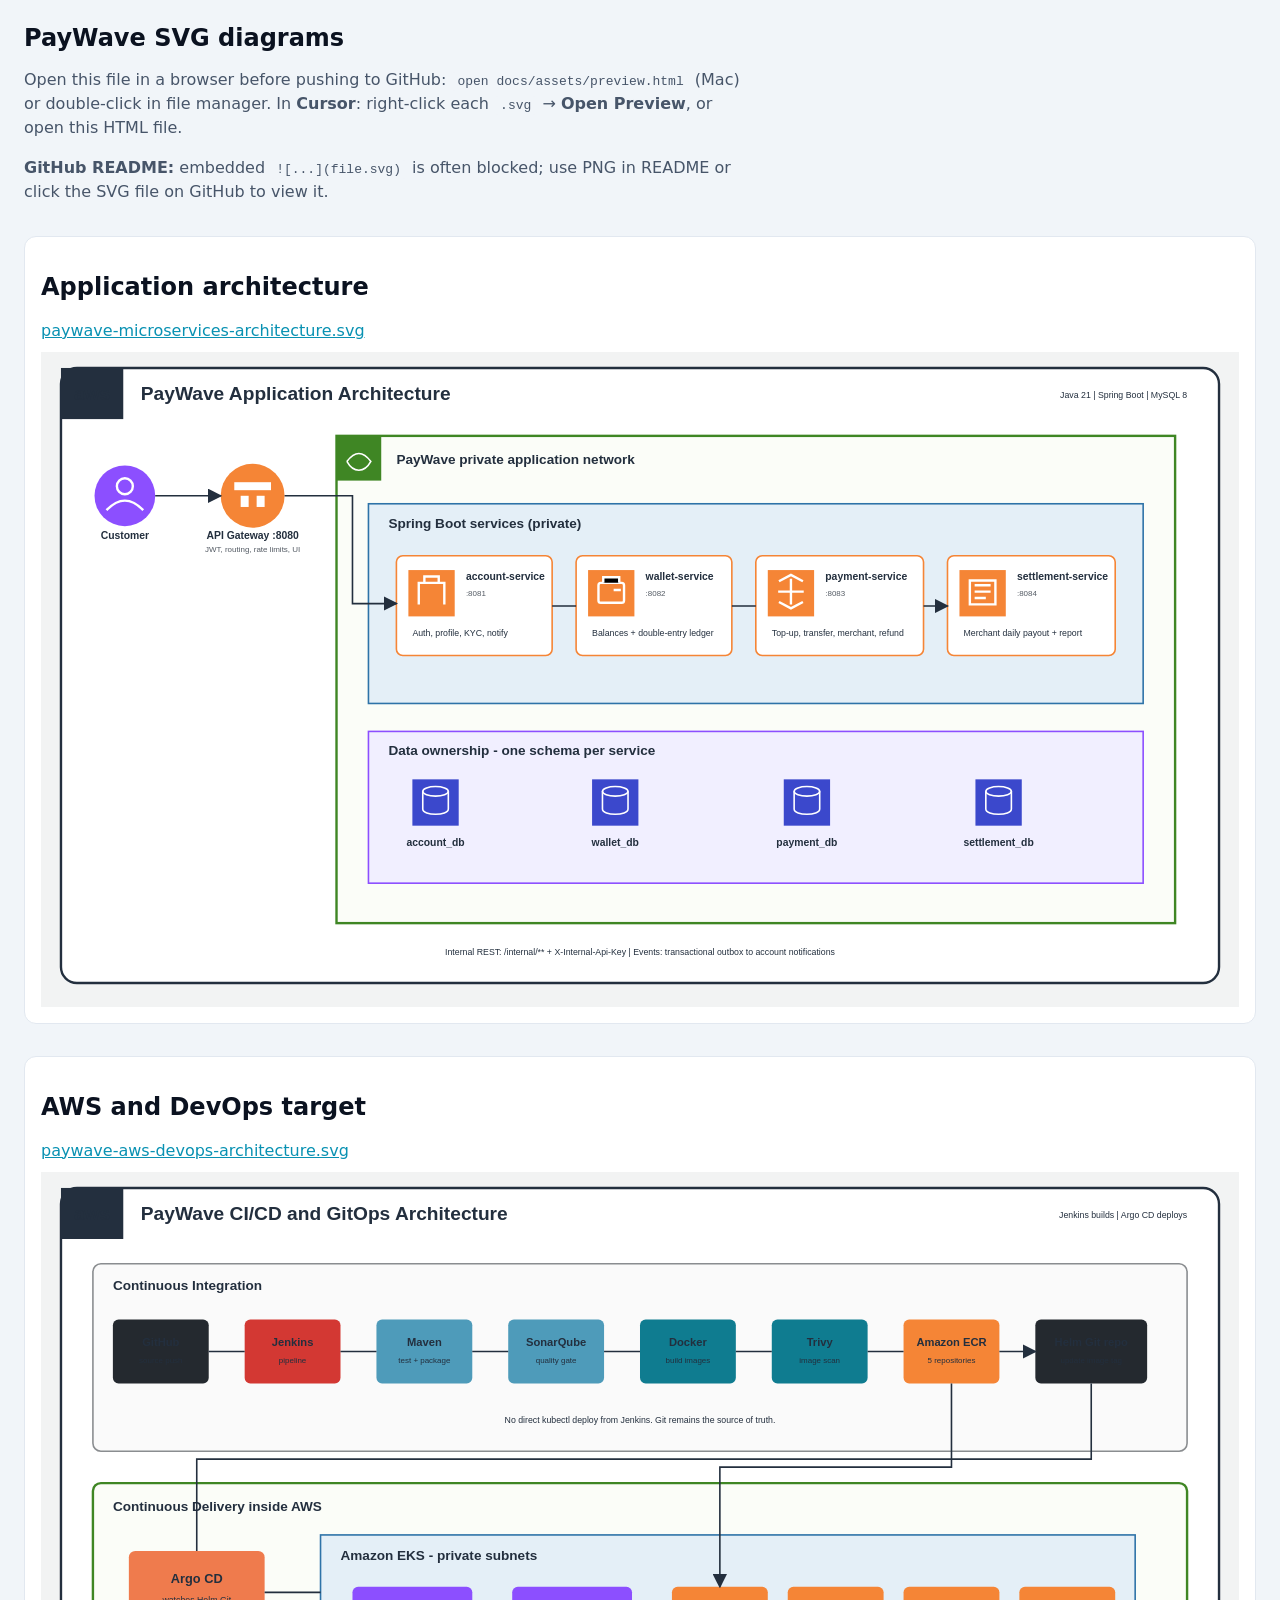
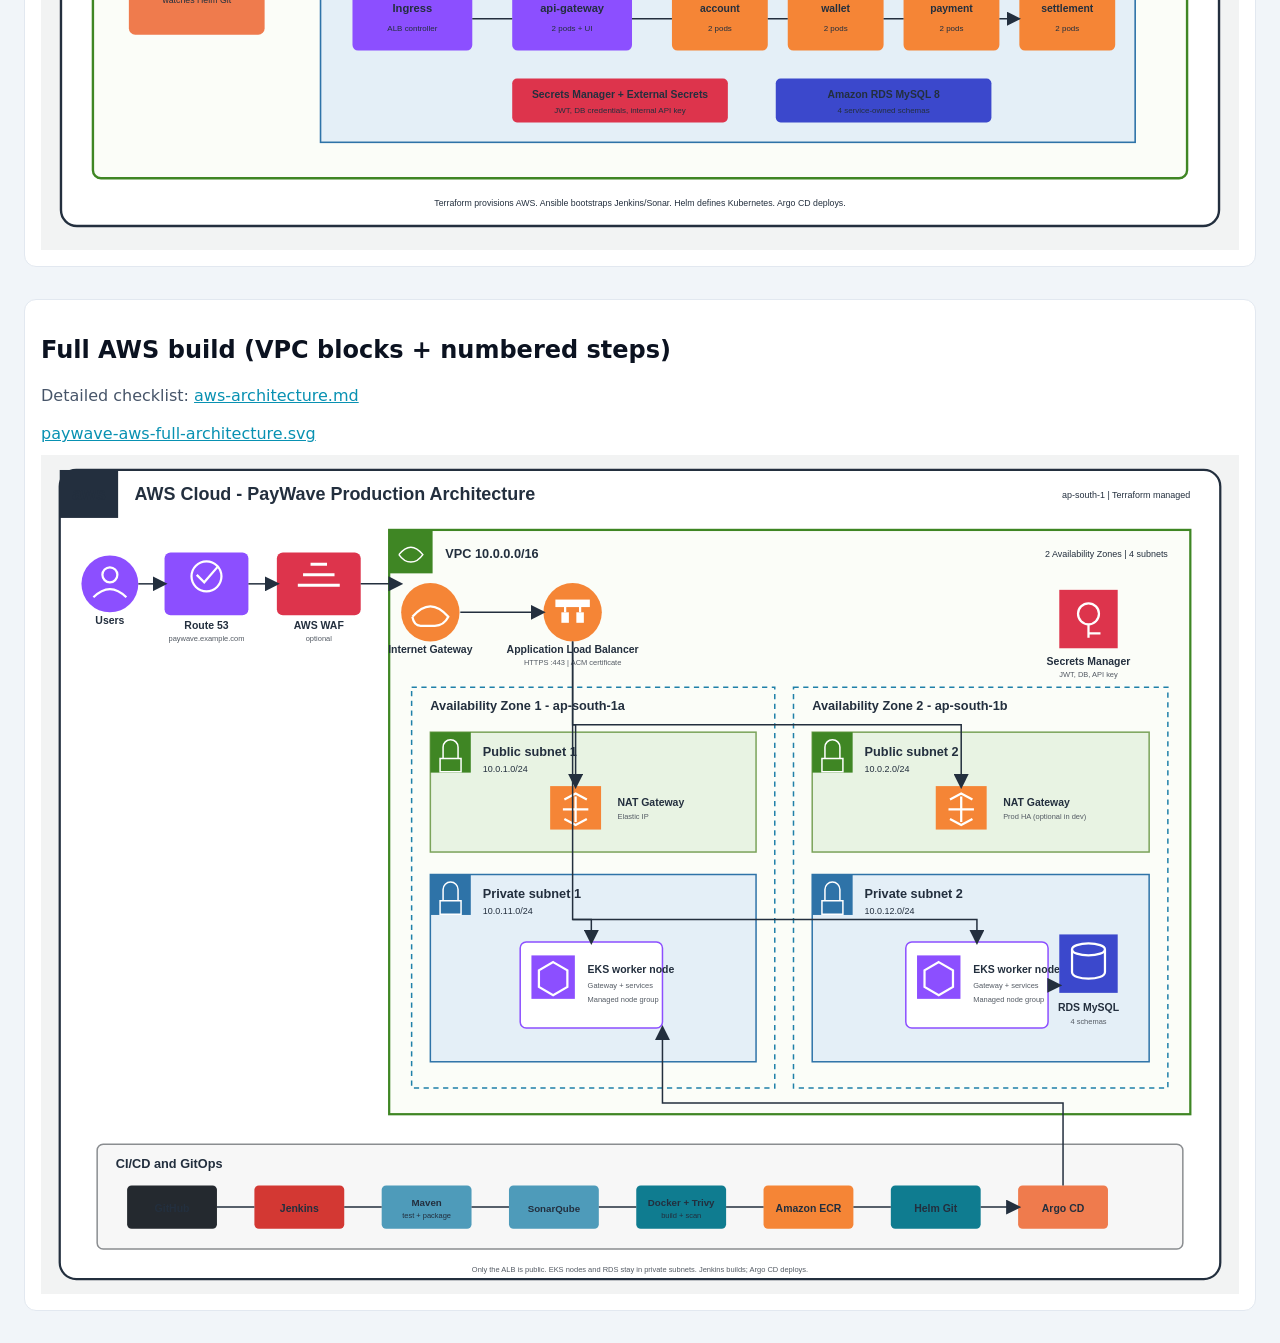
<file: docs/assets/preview.html>
<!DOCTYPE html>
<html lang="en">
<head>
  <meta charset="UTF-8" />
  <meta name="viewport" content="width=device-width, initial-scale=1" />
  <title>PayWave architecture diagrams (SVG preview)</title>
  <style>
    body { font-family: system-ui, sans-serif; margin: 24px; background: #f1f5f9; color: #0b1220; }
    h1 { font-size: 1.5rem; }
    p { max-width: 720px; line-height: 1.5; color: #475569; }
  a { color: #0891b2; }
    section { margin: 32px 0; background: #fff; padding: 16px; border-radius: 12px; border: 1px solid #e2e8f0; }
    img { max-width: 100%; height: auto; display: block; margin-top: 12px; }
    code { background: #f1f5f9; padding: 2px 6px; border-radius: 4px; }
  </style>
</head>
<body>
  <h1>PayWave SVG diagrams</h1>
  <p>
    Open this file in a browser before pushing to GitHub:
    <code>open docs/assets/preview.html</code> (Mac) or double-click in file manager.
    In <strong>Cursor</strong>: right-click each <code>.svg</code> → <strong>Open Preview</strong>, or open this HTML file.
  </p>
  <p>
    <strong>GitHub README:</strong> embedded <code>![...](file.svg)</code> is often blocked; use PNG in README or click the SVG file on GitHub to view it.
  </p>

  <section>
    <h2>Application architecture</h2>
    <a href="paywave-microservices-architecture.svg">paywave-microservices-architecture.svg</a>
    <img src="paywave-microservices-architecture.svg" alt="PayWave microservices architecture" />
  </section>

  <section>
    <h2>AWS and DevOps target</h2>
    <a href="paywave-aws-devops-architecture.svg">paywave-aws-devops-architecture.svg</a>
    <img src="paywave-aws-devops-architecture.svg" alt="PayWave AWS architecture" />
  </section>

  <section>
    <h2>Full AWS build (VPC blocks + numbered steps)</h2>
    <p>Detailed checklist: <a href="../aws-architecture.md">aws-architecture.md</a></p>
    <a href="paywave-aws-full-architecture.svg">paywave-aws-full-architecture.svg</a>
    <img src="paywave-aws-full-architecture.svg" alt="PayWave full AWS VPC architecture" />
  </section>
</body>
</html>
</file>
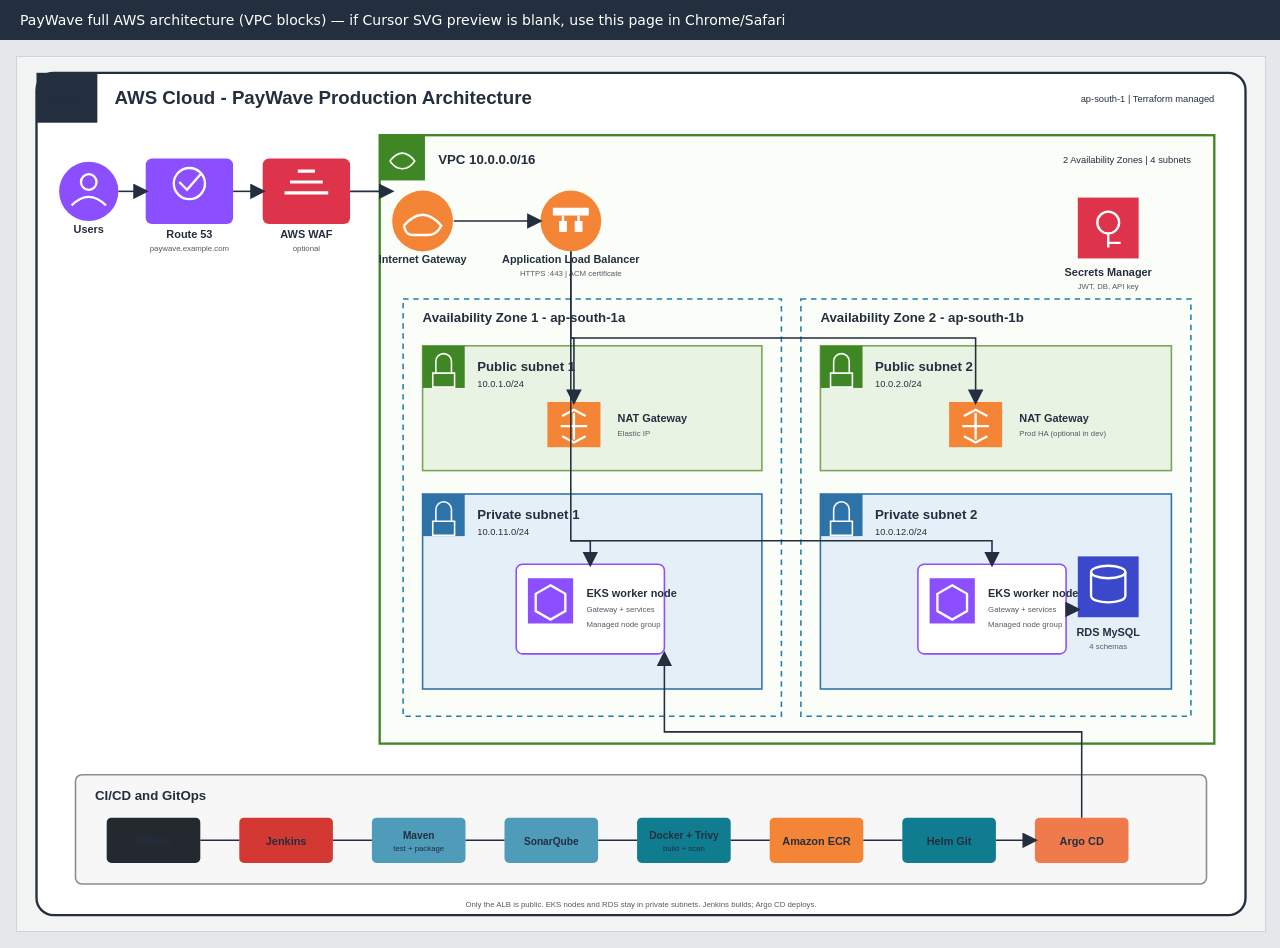
<file: docs/assets/view-full-aws-architecture.html>
<!DOCTYPE html>
<html lang="en">
<head>
  <meta charset="UTF-8" />
  <meta name="viewport" content="width=device-width, initial-scale=1" />
  <title>PayWave full AWS architecture</title>
  <style>
    body { margin: 0; background: #e5e7eb; font-family: system-ui, sans-serif; }
    header { padding: 12px 20px; background: #232f3e; color: #fff; font-size: 14px; }
    .frame { padding: 16px; overflow: auto; }
    object, img { width: 100%; max-width: 1400px; display: block; margin: 0 auto; background: #fff; border: 1px solid #cbd5e1; }
  </style>
</head>
<body>
  <header>PayWave full AWS architecture (VPC blocks) — if Cursor SVG preview is blank, use this page in Chrome/Safari</header>
  <div class="frame">
    <object type="image/svg+xml" data="paywave-aws-full-architecture.svg" aria-label="PayWave AWS architecture">
      <img src="paywave-aws-full-architecture.svg" alt="PayWave AWS architecture fallback" />
    </object>
  </div>
</body>
</html>
</file>
